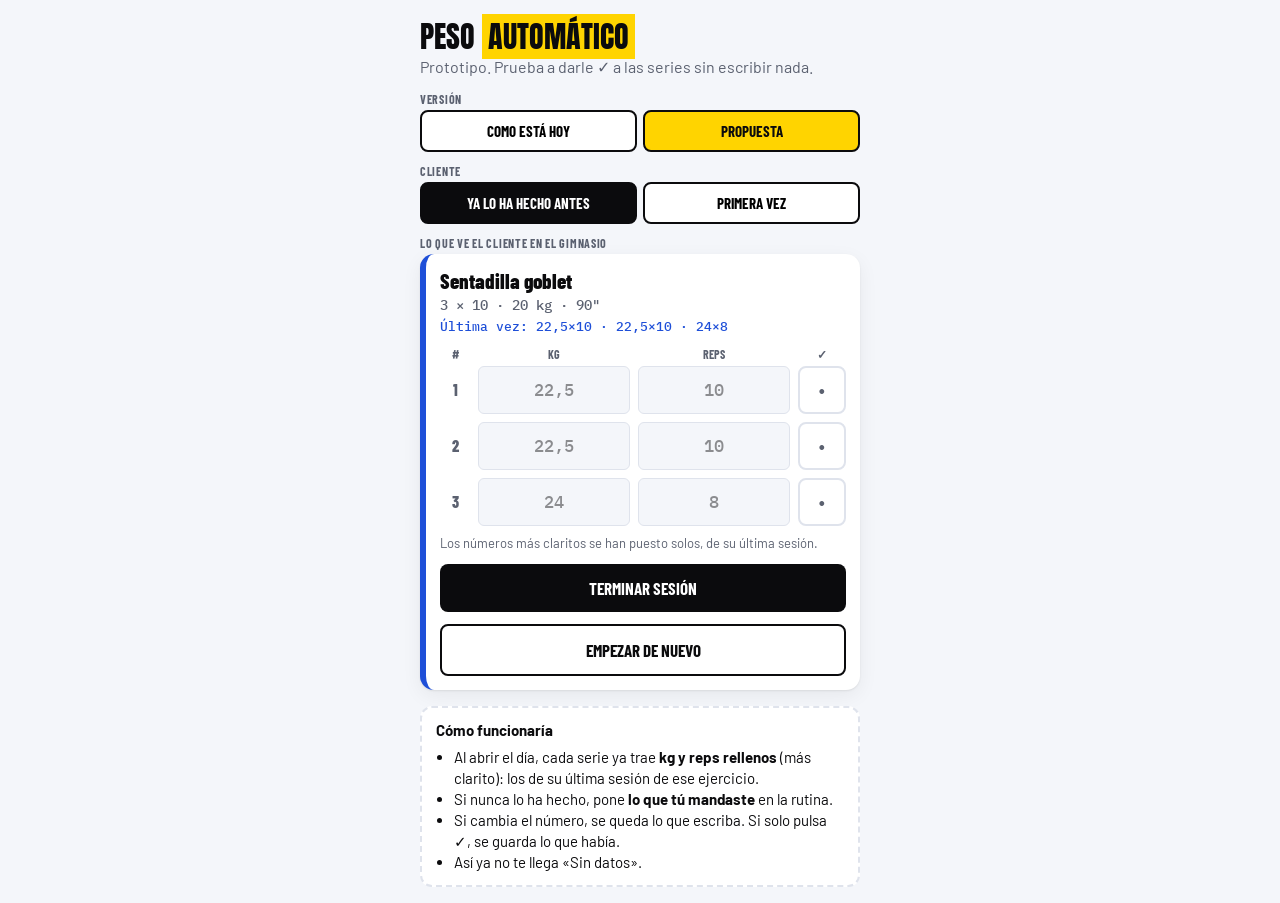
<file: prototipo-peso-auto.html>
<!doctype html>
<html lang="es">
<head>
<meta charset="utf-8">
<meta name="viewport" content="width=device-width,initial-scale=1">
<title>Prototipo · Peso automático</title>
<link href="https://fonts.googleapis.com/css2?family=Anton&family=Barlow:wght@400;500;600;700&family=Barlow+Condensed:wght@700;800&family=IBM+Plex+Mono:wght@500&display=swap" rel="stylesheet">
<style>
/* Prototipo: no toca la app real, solo enseña cómo funcionaría */
:root{--bg:#F4F6FA;--surface:#fff;--ink:#0B0B0D;--muted:#5B6170;--line:#DFE3EC;--accent:#FFD400;--blue:#1E4FD8;--done:#1F9D55;--done-soft:#E3F4EA;--bad:#D64545}
*{box-sizing:border-box}
body{margin:0;background:var(--bg);color:var(--ink);font:16px/1.4 'Barlow',system-ui,sans-serif;padding:16px}
.wrap{max-width:440px;margin:0 auto}
h1{font:400 30px/1 'Anton',Impact,sans-serif;text-transform:uppercase;margin:6px 0 4px}
h1 span{background:var(--accent);padding:0 6px}
.sub{color:var(--muted);margin:0 0 14px}
.tabs{display:grid;grid-template-columns:1fr 1fr;gap:6px;margin-bottom:8px}
.tabs button{border:2px solid var(--ink);background:var(--surface);border-radius:8px;padding:10px 6px;font:700 15px 'Barlow Condensed',sans-serif;text-transform:uppercase;cursor:pointer}
.tabs button[aria-pressed="true"]{background:var(--ink);color:#fff}
.tabs.v button[aria-pressed="true"]{background:var(--accent);color:var(--ink)}
.lbl{font:700 12px 'Barlow Condensed',sans-serif;text-transform:uppercase;letter-spacing:.06em;color:var(--muted);margin:12px 0 4px}
.card{background:var(--surface);border-radius:14px;box-shadow:0 1px 2px #0B0B0D14,0 6px 20px #0B0B0D0F;padding:14px;border-left:6px solid var(--blue)}
.card b.n{font:800 21px 'Barlow Condensed',sans-serif;display:block}
.plan{font:500 14px 'IBM Plex Mono',monospace;color:var(--muted)}
.lt{font:500 13px 'IBM Plex Mono',monospace;color:var(--blue);display:block;margin-top:2px}
.hd{display:grid;grid-template-columns:30px 1fr 1fr 48px;gap:8px;margin:12px 0 4px;font:700 12px 'Barlow Condensed',sans-serif;text-transform:uppercase;color:var(--muted);text-align:center}
.srow{display:grid;grid-template-columns:30px 1fr 1fr 48px;gap:8px;align-items:center;margin-bottom:8px}
.srow i{font:800 16px 'Barlow Condensed',sans-serif;color:var(--muted);font-style:normal;text-align:center}
.srow input{width:100%;height:48px;text-align:center;font:500 17px 'IBM Plex Mono',monospace;border:1.5px solid var(--line);border-radius:6px;background:var(--bg);color:var(--ink);min-width:0}
.srow input::placeholder{color:#B4BAC6}
/* Valor puesto solo: más clarito hasta que el cliente lo toque o marque la serie */
.srow input.auto{color:rgba(11,11,13,.45)}
.srow.ok input.auto{color:var(--ink)}
.srow.ok input{background:var(--done-soft);border-color:#9AD7B3}
.set{width:48px;height:48px;border-radius:8px;border:2px solid var(--line);background:var(--surface);color:var(--muted);font:800 18px 'Barlow Condensed',sans-serif;cursor:pointer}
.srow.ok .set{background:var(--done);border-color:var(--done);color:#fff}
.src{font-size:13px;color:var(--muted);margin:2px 0 0}
.src mark{background:#FFF8CC;padding:0 4px;border-radius:3px}
.btn{display:block;width:100%;margin-top:12px;border:0;border-radius:8px;padding:14px;background:var(--ink);color:#fff;font:700 17px 'Barlow Condensed',sans-serif;text-transform:uppercase;cursor:pointer}
.btn.sec{background:var(--surface);color:var(--ink);border:2px solid var(--ink)}
.coach{background:#0B0B0D;color:#fff;border-radius:14px;padding:14px;margin-top:14px}
.coach h3{font:400 18px 'Anton',sans-serif;text-transform:uppercase;margin:0 0 8px;color:var(--accent)}
.sets{display:flex;flex-wrap:wrap;gap:6px}
.st{background:#1E2026;border-radius:6px;padding:6px 8px;font:500 14px 'IBM Plex Mono',monospace}
.st em{font-style:normal;color:#9AA1B0;margin-right:5px}
.st.ok{border:1.5px solid #34C77B}
.st.bad{color:#FF7A6B;border:1.5px solid #FF7A6B}
.note{background:var(--surface);border-radius:12px;padding:12px 14px;margin-top:16px;font-size:15px;border:2px dashed var(--line)}
.note ul{margin:6px 0 0;padding-left:18px}
</style>
</head>
<body>
<div class="wrap">
  <h1>Peso <span>automático</span></h1>
  <p class="sub">Prototipo. Prueba a darle ✓ a las series sin escribir nada.</p>

  <div class="lbl">Versión</div>
  <div class="tabs v" id="ver">
    <button data-v="antes" aria-pressed="false">Como está hoy</button>
    <button data-v="nuevo" aria-pressed="true">Propuesta</button>
  </div>

  <div class="lbl">Cliente</div>
  <div class="tabs" id="cas">
    <button data-c="ya" aria-pressed="true">Ya lo ha hecho antes</button>
    <button data-c="nunca" aria-pressed="false">Primera vez</button>
  </div>

  <div class="lbl">Lo que ve el cliente en el gimnasio</div>
  <div class="card">
    <b class="n">Sentadilla goblet</b>
    <span class="plan">3 × 10 · 20 kg · 90"</span>
    <span class="lt" id="ult"></span>
    <div class="hd"><span>#</span><span>kg</span><span>reps</span><span>✓</span></div>
    <div id="rows"></div>
    <p class="src" id="src"></p>
    <button class="btn" id="fin">Terminar sesión</button>
    <button class="btn sec" id="reset">Empezar de nuevo</button>
  </div>

  <div class="coach" id="coach" hidden>
    <h3>Lo que te llega a ti</h3>
    <div class="sets" id="csets"></div>
  </div>

  <div class="note">
    <b>Cómo funcionaría</b>
    <ul>
      <li>Al abrir el día, cada serie ya trae <b>kg y reps rellenos</b> (más clarito): los de su última sesión de ese ejercicio.</li>
      <li>Si nunca lo ha hecho, pone <b>lo que tú mandaste</b> en la rutina.</li>
      <li>Si cambia el número, se queda lo que escriba. Si solo pulsa ✓, se guarda lo que había.</li>
      <li>Así ya no te llega «Sin datos».</li>
    </ul>
  </div>
</div>

<script>
// Datos de ejemplo: lo que mandó el entrenador y la última sesión del cliente
const PLAN={series:3,kg:'20',reps:'10'};
const ULTIMA=[{kg:'22,5',reps:'10'},{kg:'22,5',reps:'10'},{kg:'24',reps:'8'}];
let ver='nuevo',cas='ya',sets=[];

function inicio(){
  const prev=cas==='ya'?ULTIMA:null;
  sets=Array.from({length:PLAN.series},(_,i)=>{
    // Valor de partida: última vez; si no hay, lo que mandó el entrenador
    const base=prev?prev[i]:{kg:PLAN.kg,reps:PLAN.reps};
    return ver==='nuevo'?{kg:base.kg,reps:base.reps,auto:true,done:false,ph:base}:{kg:'',reps:'',auto:false,done:false,ph:base};
  });
  document.getElementById('coach').hidden=true;
  pinta();
}
function pinta(){
  document.getElementById('ult').textContent=cas==='ya'?'Última vez: 22,5×10 · 22,5×10 · 24×8':'';
  document.getElementById('rows').innerHTML=sets.map((s,i)=>`<div class="srow${s.done?' ok':''}"><i>${i+1}</i>
    <input inputmode="decimal" data-i="${i}" data-f="kg" value="${s.kg}" placeholder="${ver==='antes'?s.ph.kg:'kg'}" class="${s.auto?'auto':''}">
    <input inputmode="numeric" data-i="${i}" data-f="reps" value="${s.reps}" placeholder="${ver==='antes'?s.ph.reps:'reps'}" class="${s.auto?'auto':''}">
    <button class="set" data-i="${i}">${s.done?'✓':'•'}</button></div>`).join('');
  document.getElementById('src').innerHTML=ver==='antes'
    ?'Hoy: los números grises son solo una pista. Si no escribe nada, la serie se guarda vacía.'
    :`Los números más claritos se han puesto solos, ${cas==='ya'?'de su última sesión':'de lo que tú mandaste'}.`;
}
document.addEventListener('click',e=>{
  const b=e.target.closest('button');if(!b)return;
  if(b.dataset.v){ver=b.dataset.v;document.querySelectorAll('#ver button').forEach(x=>x.setAttribute('aria-pressed',x===b));inicio();return}
  if(b.dataset.c){cas=b.dataset.c;document.querySelectorAll('#cas button').forEach(x=>x.setAttribute('aria-pressed',x===b));inicio();return}
  if(b.classList.contains('set')){const s=sets[+b.dataset.i];s.done=!s.done;pinta();return}
  if(b.id==='reset'){inicio();return}
  if(b.id==='fin'){
    document.getElementById('csets').innerHTML=sets.map((s,i)=>{
      const vacio=!s.kg&&!s.reps;
      return `<span class="st ${vacio?'bad':s.done?'ok':''}"><em>${i+1}</em>${vacio?'Sin datos':(s.kg||'–')+' kg × '+(s.reps||'–')}</span>`}).join('');
    const c=document.getElementById('coach');c.hidden=false;c.scrollIntoView({behavior:'smooth',block:'nearest'});
  }
});
document.addEventListener('input',e=>{
  const t=e.target;if(t.dataset.i==null)return;
  const s=sets[+t.dataset.i];s[t.dataset.f]=t.value;s.auto=false;t.classList.remove('auto');
});
inicio();
</script>
</body>
</html>
</file>
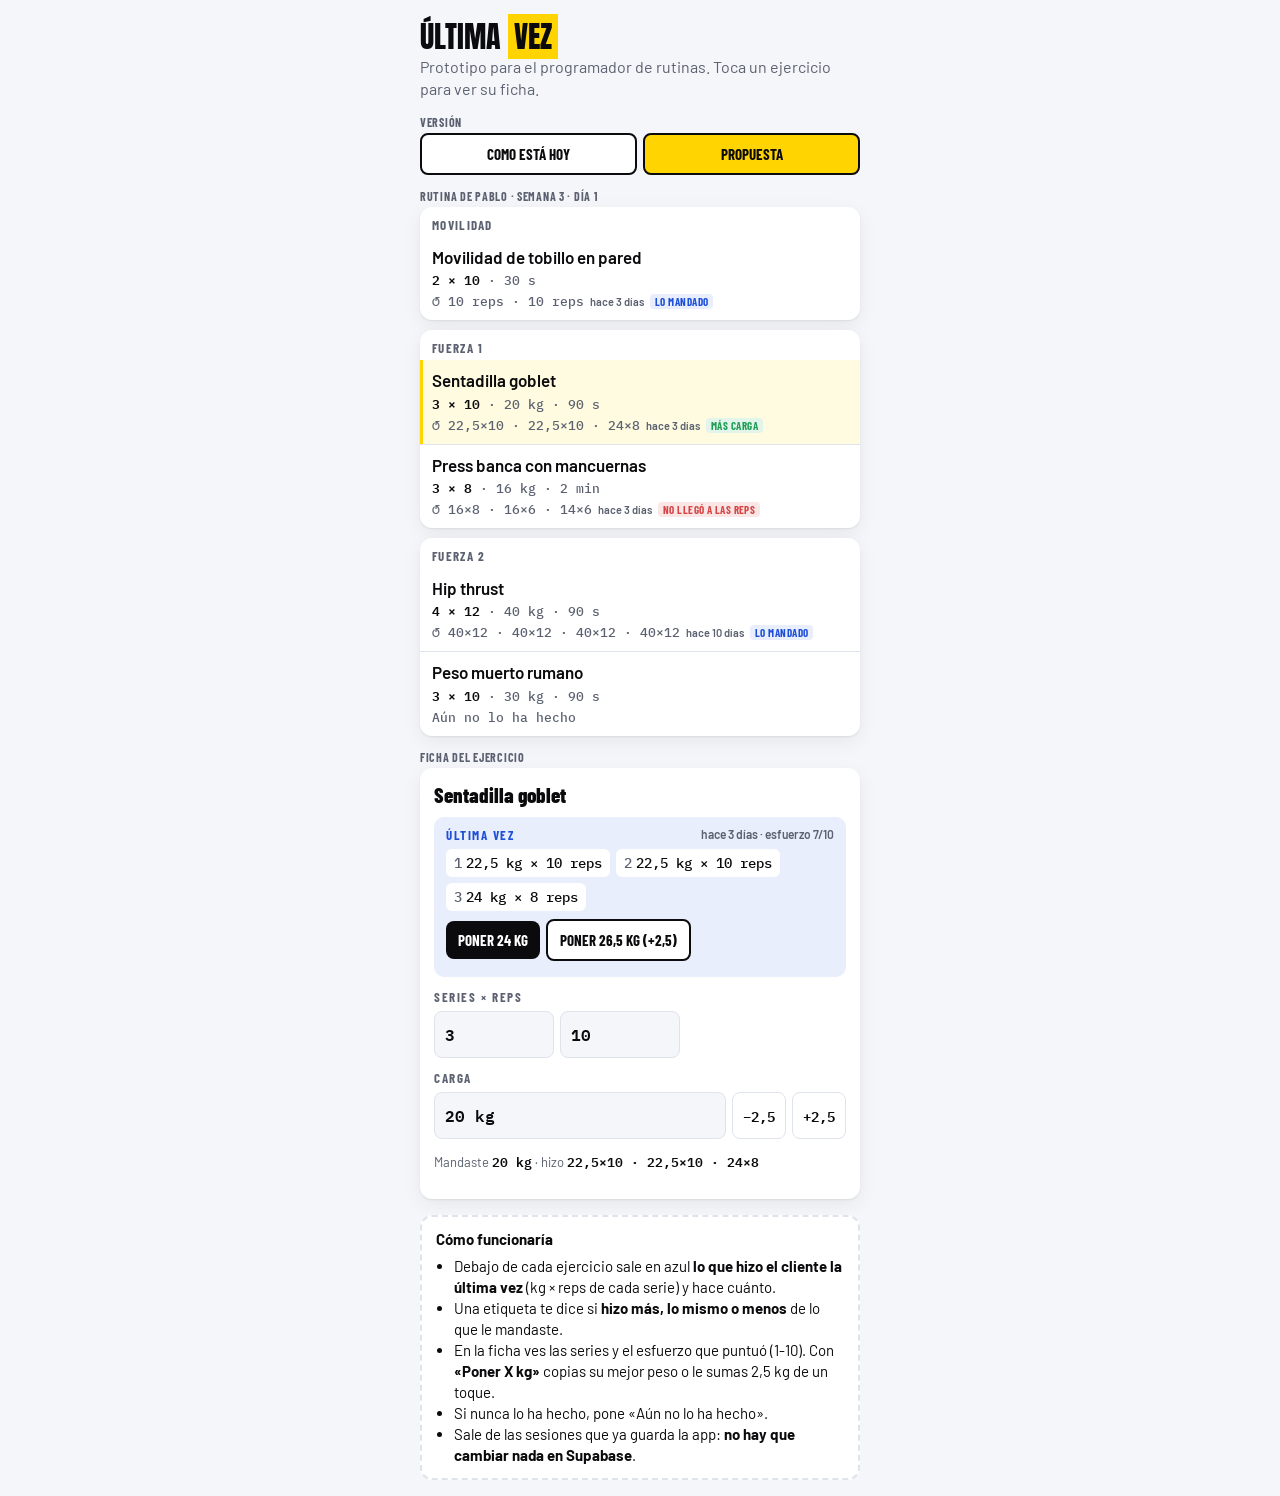
<file: prototipo-ultima-vez-programador.html>
<!doctype html>
<html lang="es">
<head>
<meta charset="utf-8">
<meta name="viewport" content="width=device-width,initial-scale=1">
<title>Prototipo · Última vez en el programador</title>
<link href="https://fonts.googleapis.com/css2?family=Anton&family=Barlow:wght@400;500;600;700&family=Barlow+Condensed:wght@700;800&family=IBM+Plex+Mono:wght@500;600&display=swap" rel="stylesheet">
<style>
/* Prototipo: no toca la app real, solo enseña cómo se vería en el programador de rutinas */
:root{--bg:#F4F6FA;--surface:#fff;--ink:#0B0B0D;--muted:#5B6170;--line:#DFE3EC;--accent:#FFD400;--blue:#1E4FD8;--blue-soft:#E8EEFC;--done:#1F9D55;--bad:#D64545;--sel:#FFFBE0}
*{box-sizing:border-box}
body{margin:0;background:var(--bg);color:var(--ink);font:16px/1.4 'Barlow',system-ui,sans-serif;padding:16px}
.wrap{max-width:440px;margin:0 auto}
h1{font:400 30px/1 'Anton',Impact,sans-serif;text-transform:uppercase;margin:6px 0 4px}
h1 span{background:var(--accent);padding:0 6px}
.sub{color:var(--muted);margin:0 0 14px}
.tabs{display:grid;grid-template-columns:1fr 1fr;gap:6px;margin-bottom:8px}
.tabs button{border:2px solid var(--ink);background:var(--surface);border-radius:8px;padding:10px 6px;font:700 15px 'Barlow Condensed',sans-serif;text-transform:uppercase;cursor:pointer;color:var(--ink)}
.tabs button[aria-pressed="true"]{background:var(--accent)}
.lbl{font:700 12px 'Barlow Condensed',sans-serif;text-transform:uppercase;letter-spacing:.06em;color:var(--muted);margin:14px 0 4px}
/* Bloque del día, igual que en el programador */
.blk{background:var(--surface);border-radius:12px;box-shadow:0 1px 2px #0B0B0D14,0 6px 20px #0B0B0D0F;overflow:hidden;margin-bottom:10px}
.bh{font:700 13px 'Barlow Condensed',sans-serif;text-transform:uppercase;letter-spacing:.1em;padding:10px 12px 4px;color:var(--muted)}
.ex{display:flex;gap:10px;padding:10px 12px;border-top:1px solid var(--line);cursor:pointer}
.bh+.ex{border-top:0}
.ex[aria-current="true"]{background:var(--sel);box-shadow:inset 3px 0 0 var(--accent)}
.exb{flex:1;min-width:0;display:grid;gap:2px}
.exb b{font:600 17px/1.2 'Barlow',sans-serif}
.exb>span{font:500 13px 'IBM Plex Mono',monospace;color:var(--muted)}
.exb>span em{font-style:normal;font-weight:600;color:var(--ink)}
/* Línea nueva: lo que hizo el cliente la última vez */
.ult{font:500 12.5px 'IBM Plex Mono',monospace;color:var(--blue);display:flex;flex-wrap:wrap;gap:4px 6px;align-items:center}
.ult small{font:600 11px 'Barlow',sans-serif;color:var(--muted)}
.ult.no{color:var(--muted)}
.tag{font:700 11px 'Barlow Condensed',sans-serif;text-transform:uppercase;letter-spacing:.04em;border-radius:4px;padding:1px 5px}
.tag.up{background:#E3F4EA;color:var(--done)}
.tag.dn{background:#FBE6E6;color:var(--bad)}
.tag.eq{background:var(--blue-soft);color:var(--blue)}
/* Ficha del ejercicio */
.insp{background:var(--surface);border-radius:12px;box-shadow:0 1px 2px #0B0B0D14,0 6px 20px #0B0B0D0F;padding:14px;margin-top:4px}
.insp h3{font:800 21px 'Barlow Condensed',sans-serif;margin:0 0 10px}
.fld{display:grid;gap:6px;margin-bottom:12px}
.fld>label{font:700 13px 'Barlow Condensed',sans-serif;letter-spacing:.12em;text-transform:uppercase;color:var(--muted)}
.fl{display:flex;gap:6px;flex-wrap:wrap}
.fl input{flex:1;min-width:120px;border:1.5px solid var(--line);background:var(--bg);border-radius:8px;padding:9px 10px;font:600 16px 'IBM Plex Mono',monospace;color:var(--ink)}
.q{border:1.5px solid var(--line);background:var(--surface);border-radius:8px;padding:8px 10px;font:600 14px 'IBM Plex Mono',monospace;cursor:pointer;color:var(--ink)}
.box{background:var(--blue-soft);border-radius:10px;padding:10px 12px;margin-bottom:12px}
.box h4{margin:0 0 6px;font:700 13px 'Barlow Condensed',sans-serif;letter-spacing:.12em;text-transform:uppercase;color:var(--blue);display:flex;justify-content:space-between;gap:8px}
.box h4 small{font:600 12px 'Barlow',sans-serif;letter-spacing:0;text-transform:none;color:var(--muted)}
.sets{display:flex;flex-wrap:wrap;gap:6px;margin-bottom:8px}
.st{background:var(--surface);border-radius:6px;padding:5px 8px;font:500 14px 'IBM Plex Mono',monospace}
.st em{font-style:normal;color:var(--muted);margin-right:4px}
.esf{font-size:13px;color:var(--muted);margin:0 0 8px}
.use{border:0;border-radius:8px;padding:10px 12px;background:var(--ink);color:#fff;font:700 15px 'Barlow Condensed',sans-serif;text-transform:uppercase;cursor:pointer;margin:0 6px 6px 0}
.use.sec{background:var(--surface);color:var(--ink);border:2px solid var(--ink)}
.prev{font-size:13px;color:var(--muted);margin:6px 0 0}
.prev b{font:600 13px 'IBM Plex Mono',monospace;color:var(--ink)}
.hint{color:var(--muted);font-size:14px;margin:0}
.note{background:var(--surface);border-radius:12px;padding:12px 14px;margin-top:16px;font-size:15px;border:2px dashed var(--line)}
.note ul{margin:6px 0 0;padding-left:18px}
.flash{animation:fl .8s ease-out}
@keyframes fl{from{background:var(--accent)}to{background:var(--bg)}}
@media (prefers-reduced-motion:reduce){.flash{animation:none}}
</style>
</head>
<body>
<div class="wrap">
  <h1>Última <span>vez</span></h1>
  <p class="sub">Prototipo para el programador de rutinas. Toca un ejercicio para ver su ficha.</p>

  <div class="lbl">Versión</div>
  <div class="tabs" id="ver">
    <button data-v="antes" aria-pressed="false">Como está hoy</button>
    <button data-v="nuevo" aria-pressed="true">Propuesta</button>
  </div>

  <div class="lbl">Rutina de Pablo · Semana 3 · Día 1</div>
  <div id="dia"></div>

  <div class="lbl">Ficha del ejercicio</div>
  <div class="insp" id="insp"></div>

  <div class="note">
    <b>Cómo funcionaría</b>
    <ul>
      <li>Debajo de cada ejercicio sale en azul <b>lo que hizo el cliente la última vez</b> (kg × reps de cada serie) y hace cuánto.</li>
      <li>Una etiqueta te dice si <b>hizo más, lo mismo o menos</b> de lo que le mandaste.</li>
      <li>En la ficha ves las series y el esfuerzo que puntuó (1-10). Con <b>«Poner X kg»</b> copias su mejor peso o le sumas 2,5 kg de un toque.</li>
      <li>Si nunca lo ha hecho, pone «Aún no lo ha hecho».</li>
      <li>Sale de las sesiones que ya guarda la app: <b>no hay que cambiar nada en Supabase</b>.</li>
    </ul>
  </div>
</div>

<script>
// Datos de ejemplo: el día que estás programando y la última sesión del cliente
const DIA=[
  {bloque:'Movilidad',items:[
    {id:1,name:'Movilidad de tobillo en pared',series:'2',reps:'10',kg:'',rest:'30 s',last:{hace:'hace 3 días',esf:4,sets:[{kg:'',reps:'10'},{kg:'',reps:'10'}]}}]},
  {bloque:'Fuerza 1',items:[
    {id:2,name:'Sentadilla goblet',series:'3',reps:'10',kg:'20 kg',rest:'90 s',last:{hace:'hace 3 días',esf:7,sets:[{kg:'22,5',reps:'10'},{kg:'22,5',reps:'10'},{kg:'24',reps:'8'}]}},
    {id:3,name:'Press banca con mancuernas',series:'3',reps:'8',kg:'16 kg',rest:'2 min',last:{hace:'hace 3 días',esf:9,sets:[{kg:'16',reps:'8'},{kg:'16',reps:'6'},{kg:'14',reps:'6'}]}}]},
  {bloque:'Fuerza 2',items:[
    {id:4,name:'Hip thrust',series:'4',reps:'12',kg:'40 kg',rest:'90 s',last:{hace:'hace 10 días',esf:6,sets:[{kg:'40',reps:'12'},{kg:'40',reps:'12'},{kg:'40',reps:'12'},{kg:'40',reps:'12'}]}},
    {id:5,name:'Peso muerto rumano',series:'3',reps:'10',kg:'30 kg',rest:'90 s',last:null}]}
];
let ver='nuevo',sel=2;
const items=()=>DIA.flatMap(b=>b.items);
const num=v=>parseFloat(String(v||'').replace(',','.'))||0;
const fmt=n=>String(Math.round(n*10)/10).replace('.',',');
// Kg más alto que movió en la última sesión
const mejor=l=>Math.max(0,...l.sets.map(s=>num(s.kg)));
// Compara lo hecho con lo mandado: carga primero, luego repeticiones
function compara(x){
  const l=x.last;if(!l)return null;
  const kg=mejor(l),plan=num(x.kg),reps=l.sets.map(s=>num(s.reps)),pr=num(x.reps);
  if(plan&&kg>plan)return {c:'up',t:'Más carga'};
  if(plan&&kg<plan)return {c:'dn',t:'Menos carga'};
  if(pr&&reps.some(r=>r<pr))return {c:'dn',t:'No llegó a las reps'};
  return {c:'eq',t:'Lo mandado'};
}
// Sin carga solo se enseñan las reps
const setsTxt=l=>l.sets.map(s=>s.kg?s.kg+'×'+(s.reps||'–'):(s.reps||'–')+' reps').join(' · ');

function pintaDia(){
  document.getElementById('dia').innerHTML=DIA.map(b=>`<section class="blk"><div class="bh">${b.bloque}</div>`+b.items.map(x=>{
    let ult='';
    if(ver==='nuevo'){
      const c=compara(x);
      ult=x.last?`<span class="ult">↺ ${setsTxt(x.last)} <small>${x.last.hace}</small>${c?`<span class="tag ${c.c}">${c.t}</span>`:''}</span>`
        :'<span class="ult no">Aún no lo ha hecho</span>';
    }
    return `<div class="ex" data-id="${x.id}" aria-current="${x.id===sel}"><div class="exb"><b>${x.name}</b><span><em>${x.series} × ${x.reps}</em>${x.kg?' · '+x.kg:''} · ${x.rest}</span>${ult}</div></div>`}).join('')+'</section>').join('');
}
function pintaFicha(){
  const x=items().find(i=>i.id===sel),l=x.last;
  let caja='';
  if(ver==='nuevo'){
    if(l){
      const m=mejor(l);
      caja=`<div class="box"><h4>Última vez <small>${l.hace} · esfuerzo ${l.esf}/10</small></h4>
        <div class="sets">${l.sets.map((s,i)=>`<span class="st"><em>${i+1}</em>${s.kg?s.kg+' kg × ':''}${s.reps} reps</span>`).join('')}</div>
        ${m?`<button class="use" data-kg="${fmt(m)} kg">Poner ${fmt(m)} kg</button><button class="use sec" data-kg="${fmt(m+2.5)} kg">Poner ${fmt(m+2.5)} kg (+2,5)</button>`:'<p class="hint">Sin carga: lo hizo con peso corporal.</p>'}
      </div>`;
    }else caja='<div class="box"><h4>Última vez</h4><p class="hint">Aún no lo ha hecho. Pon la carga a ojo o valórala en persona.</p></div>';
  }
  document.getElementById('insp').innerHTML=`<h3>${x.name}</h3>${caja}
    <div class="fld"><label>Series × reps</label><div class="fl"><input value="${x.series}" readonly style="max-width:80px"><input value="${x.reps}" readonly style="max-width:80px"></div></div>
    <div class="fld"><label for="kg">Carga</label><div class="fl"><input id="kg" value="${x.kg}" placeholder="20 kg, RIR 2, banda roja…"><button class="q" data-d="-2.5">−2,5</button><button class="q" data-d="2.5">+2,5</button></div>
    ${ver==='nuevo'&&l?`<p class="prev">Mandaste <b>${x.kg||'sin carga'}</b> · hizo <b>${setsTxt(l)}</b></p>`:''}</div>`;
}
function pinta(){pintaDia();pintaFicha()}
function ponKg(v){
  const x=items().find(i=>i.id===sel);x.kg=v;pinta();
  const i=document.getElementById('kg');i.classList.add('flash');
}
document.addEventListener('click',e=>{
  const b=e.target.closest('button,.ex');if(!b)return;
  if(b.dataset.v){ver=b.dataset.v;document.querySelectorAll('#ver button').forEach(z=>z.setAttribute('aria-pressed',z===b));pinta();return}
  if(b.classList.contains('ex')){sel=+b.dataset.id;pinta();if(innerWidth<700)document.getElementById('insp').scrollIntoView({behavior:'smooth',block:'start'});return}
  if(b.dataset.kg){ponKg(b.dataset.kg);return}
  if(b.dataset.d){const x=items().find(i=>i.id===sel),n=num(x.kg)+(+b.dataset.d);if(n>0)ponKg(fmt(n)+' kg')}
});
document.addEventListener('input',e=>{if(e.target.id==='kg'){items().find(i=>i.id===sel).kg=e.target.value;pintaDia()}});
pinta();
</script>
</body>
</html>
</file>
